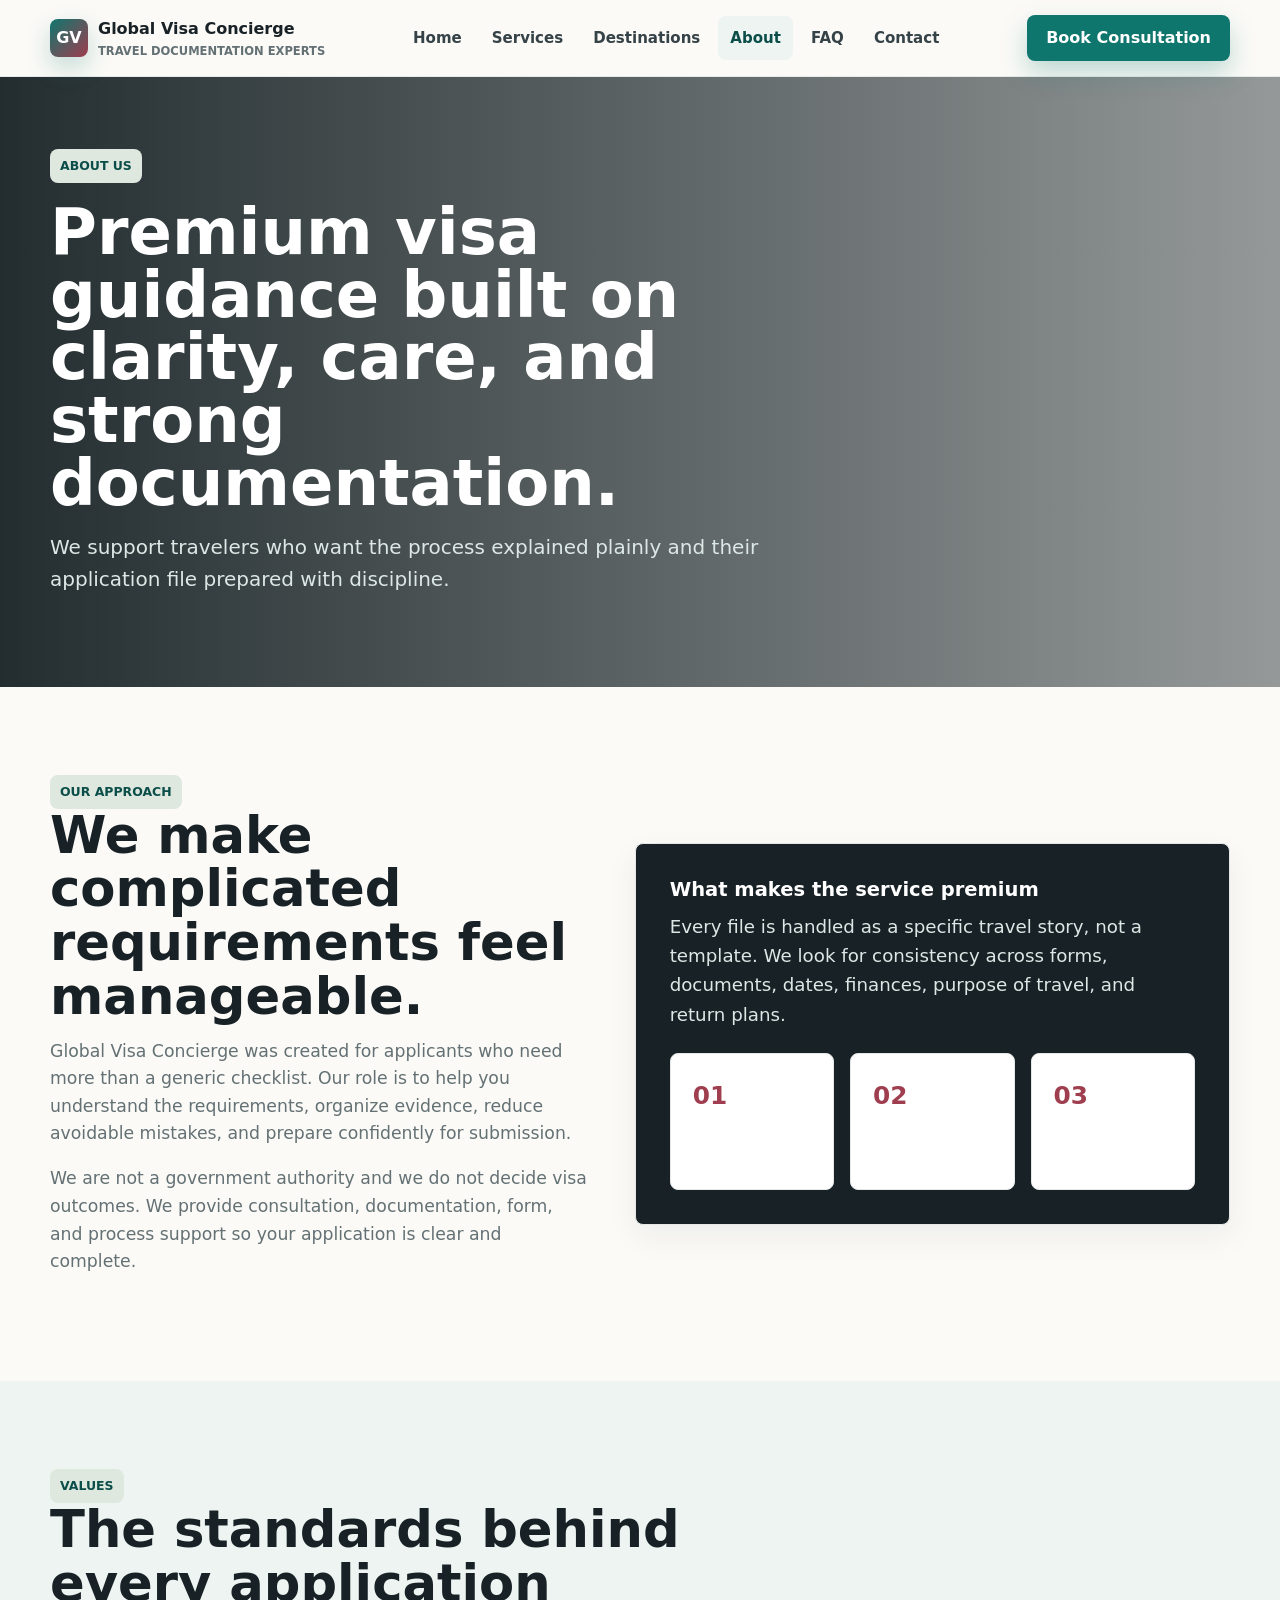
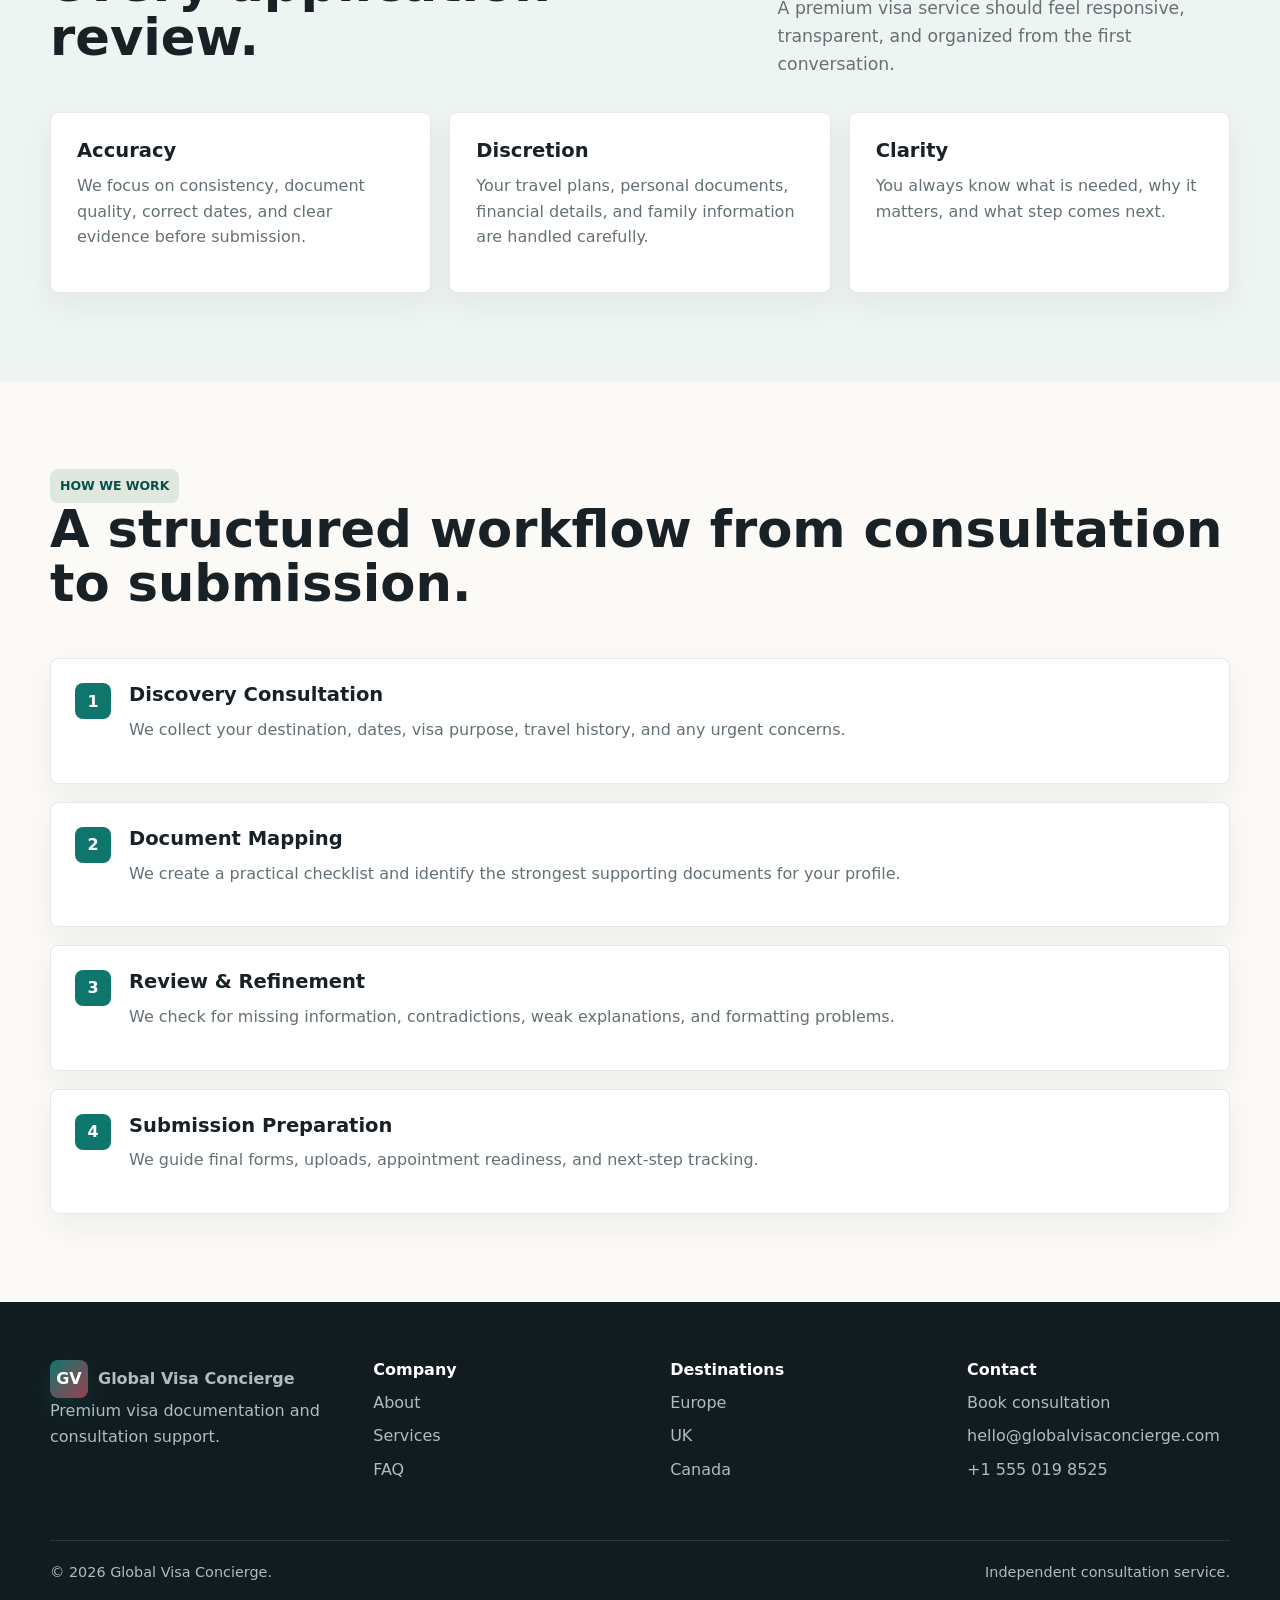
<file: about.html>
<!DOCTYPE html>
<html lang="en">
<head>
  <meta charset="UTF-8">
  <meta name="viewport" content="width=device-width, initial-scale=1.0">
  <meta name="description" content="About Global Visa Concierge and our premium visa support process.">
  <title>About | Global Visa Concierge</title>
  <link rel="stylesheet" href="assets/css/styles.css">
</head>
<body>
  <header class="site-header">
    <div class="container nav">
      <a class="brand" href="index.html"><span class="brand-mark">GV</span><span>Global Visa Concierge<small>Travel documentation experts</small></span></a>
      <nav class="nav-links" data-nav-links aria-label="Primary navigation">
        <a href="index.html">Home</a><a href="services.html">Services</a><a href="destinations.html">Destinations</a><a class="active" href="about.html">About</a><a href="faq.html">FAQ</a><a href="contact.html">Contact</a>
      </nav>
      <div class="nav-actions">
        <a class="btn btn-primary" href="contact.html">Book Consultation</a>
        <button class="menu-button" type="button" aria-label="Open menu" aria-expanded="false" data-menu-button><span></span><span></span><span></span></button>
      </div>
    </div>
  </header>

  <main>
    <section class="page-hero">
      <div class="container">
        <span class="eyebrow">About us</span>
        <h1>Premium visa guidance built on clarity, care, and strong documentation.</h1>
        <p class="lead">We support travelers who want the process explained plainly and their application file prepared with discipline.</p>
      </div>
    </section>

    <section>
      <div class="container split">
        <div>
          <span class="eyebrow">Our approach</span>
          <h2>We make complicated requirements feel manageable.</h2>
          <p class="section-lead">Global Visa Concierge was created for applicants who need more than a generic checklist. Our role is to help you understand the requirements, organize evidence, reduce avoidable mistakes, and prepare confidently for submission.</p>
          <p class="section-lead">We are not a government authority and we do not decide visa outcomes. We provide consultation, documentation, form, and process support so your application is clear and complete.</p>
        </div>
        <aside class="card quote-panel">
          <h3>What makes the service premium</h3>
          <p>Every file is handled as a specific travel story, not a template. We look for consistency across forms, documents, dates, finances, purpose of travel, and return plans.</p>
          <div class="stats-row">
            <div class="stat-box"><strong>01</strong><span>Personal review</span></div>
            <div class="stat-box"><strong>02</strong><span>Tailored checklist</span></div>
            <div class="stat-box"><strong>03</strong><span>Submission prep</span></div>
          </div>
        </aside>
      </div>
    </section>

    <section class="feature-band">
      <div class="container">
        <div class="section-head">
          <div>
            <span class="eyebrow">Values</span>
            <h2>The standards behind every application review.</h2>
          </div>
          <p class="section-lead">A premium visa service should feel responsive, transparent, and organized from the first conversation.</p>
        </div>
        <div class="grid grid-3">
          <article class="card insight-card"><h3>Accuracy</h3><p>We focus on consistency, document quality, correct dates, and clear evidence before submission.</p></article>
          <article class="card insight-card"><h3>Discretion</h3><p>Your travel plans, personal documents, financial details, and family information are handled carefully.</p></article>
          <article class="card insight-card"><h3>Clarity</h3><p>You always know what is needed, why it matters, and what step comes next.</p></article>
        </div>
      </div>
    </section>

    <section>
      <div class="container">
        <div class="section-head">
          <div>
            <span class="eyebrow">How we work</span>
            <h2>A structured workflow from consultation to submission.</h2>
          </div>
        </div>
        <div class="timeline">
          <article class="card timeline-item"><h3>Discovery Consultation</h3><p>We collect your destination, dates, visa purpose, travel history, and any urgent concerns.</p></article>
          <article class="card timeline-item"><h3>Document Mapping</h3><p>We create a practical checklist and identify the strongest supporting documents for your profile.</p></article>
          <article class="card timeline-item"><h3>Review & Refinement</h3><p>We check for missing information, contradictions, weak explanations, and formatting problems.</p></article>
          <article class="card timeline-item"><h3>Submission Preparation</h3><p>We guide final forms, uploads, appointment readiness, and next-step tracking.</p></article>
        </div>
      </div>
    </section>
  </main>

  <footer class="site-footer">
    <div class="container footer-top">
      <div><a class="brand" href="index.html"><span class="brand-mark">GV</span><span>Global Visa Concierge</span></a><p>Premium visa documentation and consultation support.</p></div>
      <div><h3>Company</h3><ul class="footer-links"><li><a href="about.html">About</a></li><li><a href="services.html">Services</a></li><li><a href="faq.html">FAQ</a></li></ul></div>
      <div><h3>Destinations</h3><ul class="footer-links"><li><a href="destinations.html#europe">Europe</a></li><li><a href="destinations.html#uk">UK</a></li><li><a href="destinations.html#canada">Canada</a></li></ul></div>
      <div><h3>Contact</h3><ul class="footer-links"><li><a href="contact.html">Book consultation</a></li><li><a href="mailto:hello@globalvisaconcierge.com">hello@globalvisaconcierge.com</a></li><li><a href="tel:+15550198525">+1 555 019 8525</a></li></ul></div>
    </div>
    <div class="container footer-bottom"><span>&copy; 2026 Global Visa Concierge.</span><span>Independent consultation service.</span></div>
  </footer>
  <script src="assets/js/main.js"></script>
</body>
</html>
</file>
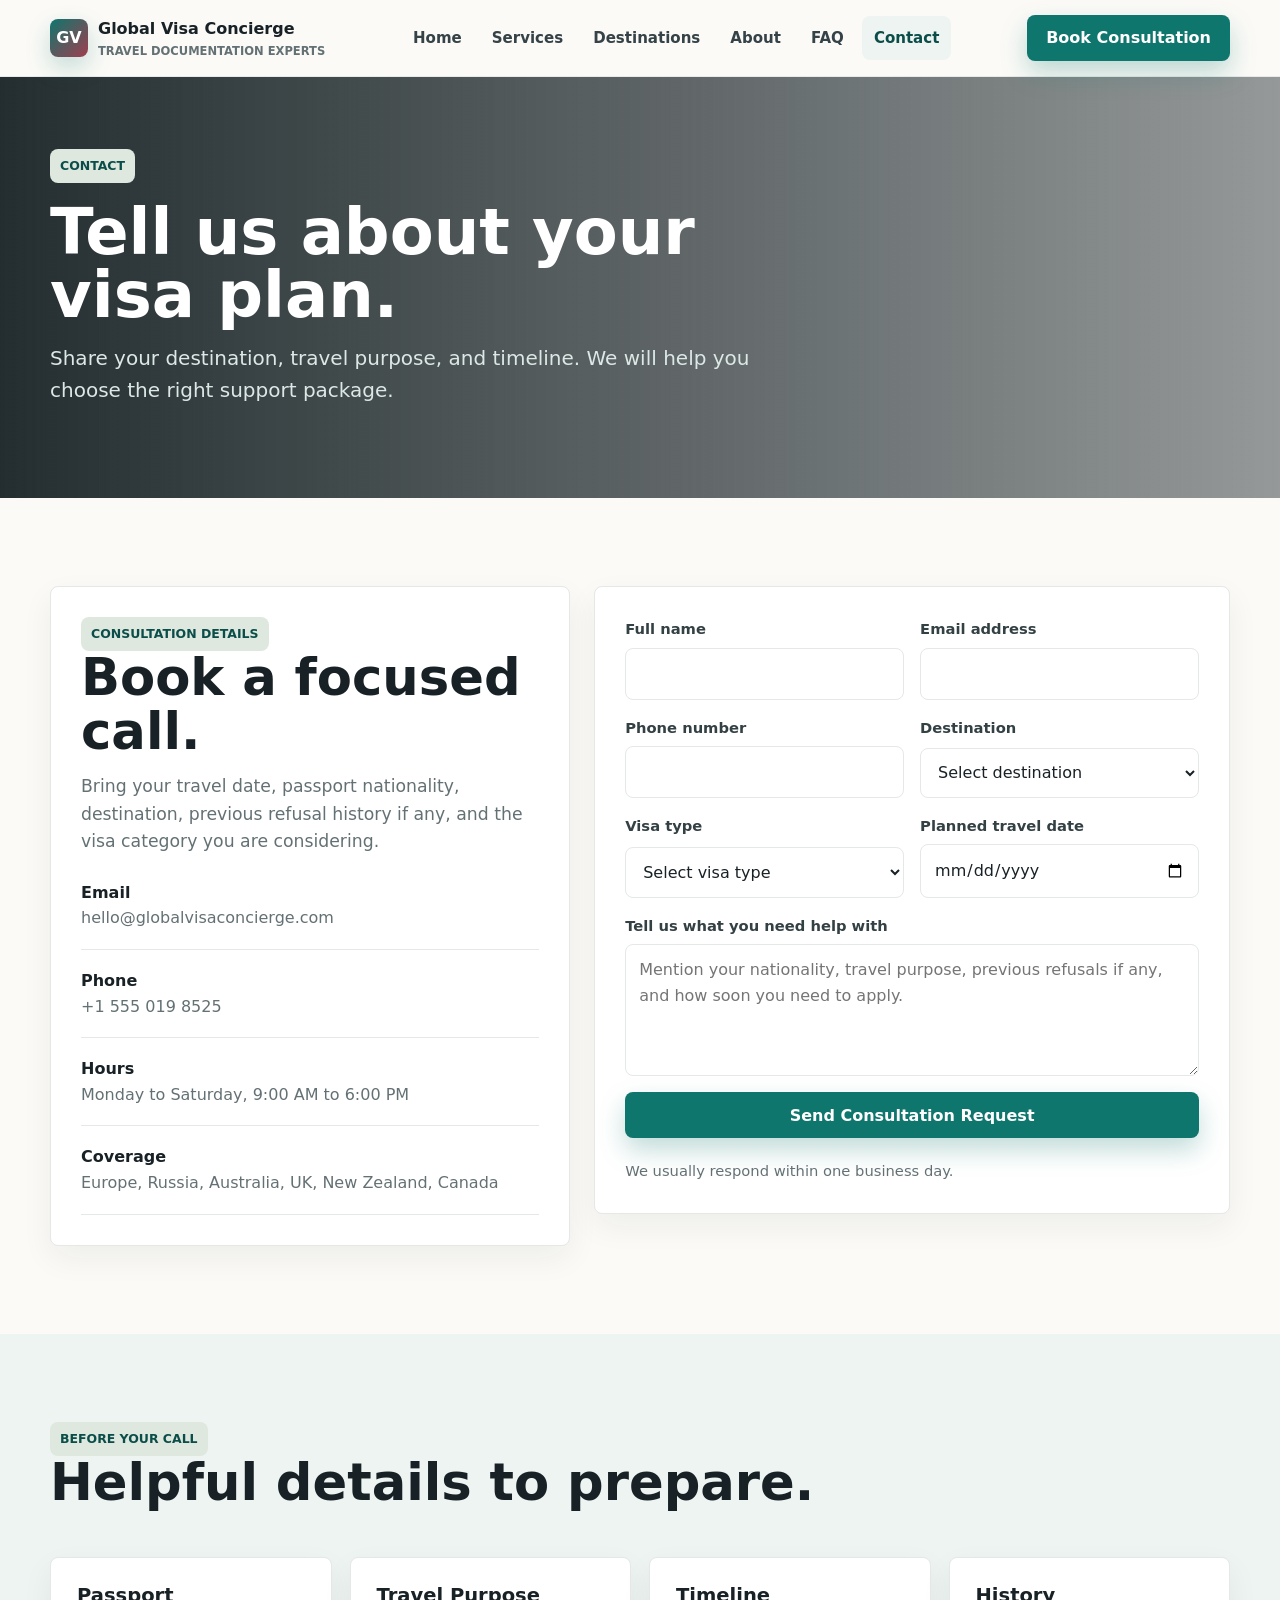
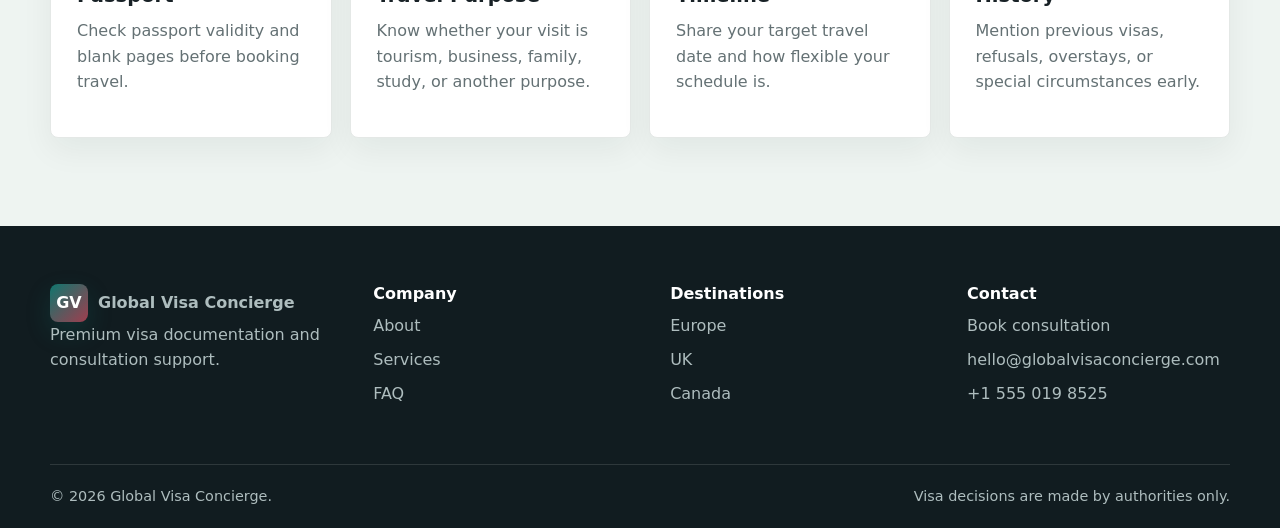
<file: contact.html>
<!DOCTYPE html>
<html lang="en">
<head>
  <meta charset="UTF-8">
  <meta name="viewport" content="width=device-width, initial-scale=1.0">
  <meta name="description" content="Contact Global Visa Concierge for a visa consultation.">
  <title>Contact | Global Visa Concierge</title>
  <link rel="stylesheet" href="assets/css/styles.css">
</head>
<body>
  <header class="site-header">
    <div class="container nav">
      <a class="brand" href="index.html"><span class="brand-mark">GV</span><span>Global Visa Concierge<small>Travel documentation experts</small></span></a>
      <nav class="nav-links" data-nav-links aria-label="Primary navigation">
        <a href="index.html">Home</a><a href="services.html">Services</a><a href="destinations.html">Destinations</a><a href="about.html">About</a><a href="faq.html">FAQ</a><a class="active" href="contact.html">Contact</a>
      </nav>
      <div class="nav-actions">
        <a class="btn btn-primary" href="contact.html">Book Consultation</a>
        <button class="menu-button" type="button" aria-label="Open menu" aria-expanded="false" data-menu-button><span></span><span></span><span></span></button>
      </div>
    </div>
  </header>

  <main>
    <section class="page-hero">
      <div class="container">
        <span class="eyebrow">Contact</span>
        <h1>Tell us about your visa plan.</h1>
        <p class="lead">Share your destination, travel purpose, and timeline. We will help you choose the right support package.</p>
      </div>
    </section>

    <section>
      <div class="container contact-layout">
        <aside class="card contact-info">
          <span class="eyebrow">Consultation details</span>
          <h2>Book a focused call.</h2>
          <p class="section-lead">Bring your travel date, passport nationality, destination, previous refusal history if any, and the visa category you are considering.</p>
          <ul class="contact-list">
            <li><strong>Email</strong><span>hello@globalvisaconcierge.com</span></li>
            <li><strong>Phone</strong><span>+1 555 019 8525</span></li>
            <li><strong>Hours</strong><span>Monday to Saturday, 9:00 AM to 6:00 PM</span></li>
            <li><strong>Coverage</strong><span>Europe, Russia, Australia, UK, New Zealand, Canada</span></li>
          </ul>
        </aside>

        <form class="card form-panel" data-contact-form>
          <div class="form-grid">
            <div class="field">
              <label for="name">Full name</label>
              <input id="name" name="name" type="text" autocomplete="name" required>
            </div>
            <div class="field">
              <label for="email">Email address</label>
              <input id="email" name="email" type="email" autocomplete="email" required>
            </div>
            <div class="field">
              <label for="phone">Phone number</label>
              <input id="phone" name="phone" type="tel" autocomplete="tel">
            </div>
            <div class="field">
              <label for="destination">Destination</label>
              <select id="destination" name="destination" required>
                <option value="">Select destination</option>
                <option>Europe Schengen</option>
                <option>Russia</option>
                <option>Australia</option>
                <option>United Kingdom</option>
                <option>New Zealand</option>
                <option>Canada</option>
              </select>
            </div>
            <div class="field">
              <label for="visa-type">Visa type</label>
              <select id="visa-type" name="visa-type" required>
                <option value="">Select visa type</option>
                <option>Tourist or visitor</option>
                <option>Business</option>
                <option>Family visit</option>
                <option>Study</option>
                <option>Long stay or temporary stay</option>
                <option>Not sure yet</option>
              </select>
            </div>
            <div class="field">
              <label for="travel-date">Planned travel date</label>
              <input id="travel-date" name="travel-date" type="date">
            </div>
            <div class="field full">
              <label for="message">Tell us what you need help with</label>
              <textarea id="message" name="message" placeholder="Mention your nationality, travel purpose, previous refusals if any, and how soon you need to apply."></textarea>
            </div>
            <div class="field full">
              <button class="btn btn-primary" type="submit">Send Consultation Request</button>
              <p class="form-note" data-form-message>We usually respond within one business day.</p>
            </div>
          </div>
        </form>
      </div>
    </section>

    <section class="feature-band">
      <div class="container">
        <div class="section-head">
          <div>
            <span class="eyebrow">Before your call</span>
            <h2>Helpful details to prepare.</h2>
          </div>
        </div>
        <div class="grid grid-4">
          <article class="card insight-card"><h3>Passport</h3><p>Check passport validity and blank pages before booking travel.</p></article>
          <article class="card insight-card"><h3>Travel Purpose</h3><p>Know whether your visit is tourism, business, family, study, or another purpose.</p></article>
          <article class="card insight-card"><h3>Timeline</h3><p>Share your target travel date and how flexible your schedule is.</p></article>
          <article class="card insight-card"><h3>History</h3><p>Mention previous visas, refusals, overstays, or special circumstances early.</p></article>
        </div>
      </div>
    </section>
  </main>

  <footer class="site-footer">
    <div class="container footer-top">
      <div><a class="brand" href="index.html"><span class="brand-mark">GV</span><span>Global Visa Concierge</span></a><p>Premium visa documentation and consultation support.</p></div>
      <div><h3>Company</h3><ul class="footer-links"><li><a href="about.html">About</a></li><li><a href="services.html">Services</a></li><li><a href="faq.html">FAQ</a></li></ul></div>
      <div><h3>Destinations</h3><ul class="footer-links"><li><a href="destinations.html#europe">Europe</a></li><li><a href="destinations.html#uk">UK</a></li><li><a href="destinations.html#canada">Canada</a></li></ul></div>
      <div><h3>Contact</h3><ul class="footer-links"><li><a href="contact.html">Book consultation</a></li><li><a href="mailto:hello@globalvisaconcierge.com">hello@globalvisaconcierge.com</a></li><li><a href="tel:+15550198525">+1 555 019 8525</a></li></ul></div>
    </div>
    <div class="container footer-bottom"><span>&copy; 2026 Global Visa Concierge.</span><span>Visa decisions are made by authorities only.</span></div>
  </footer>
  <script src="assets/js/main.js"></script>
</body>
</html>
</file>
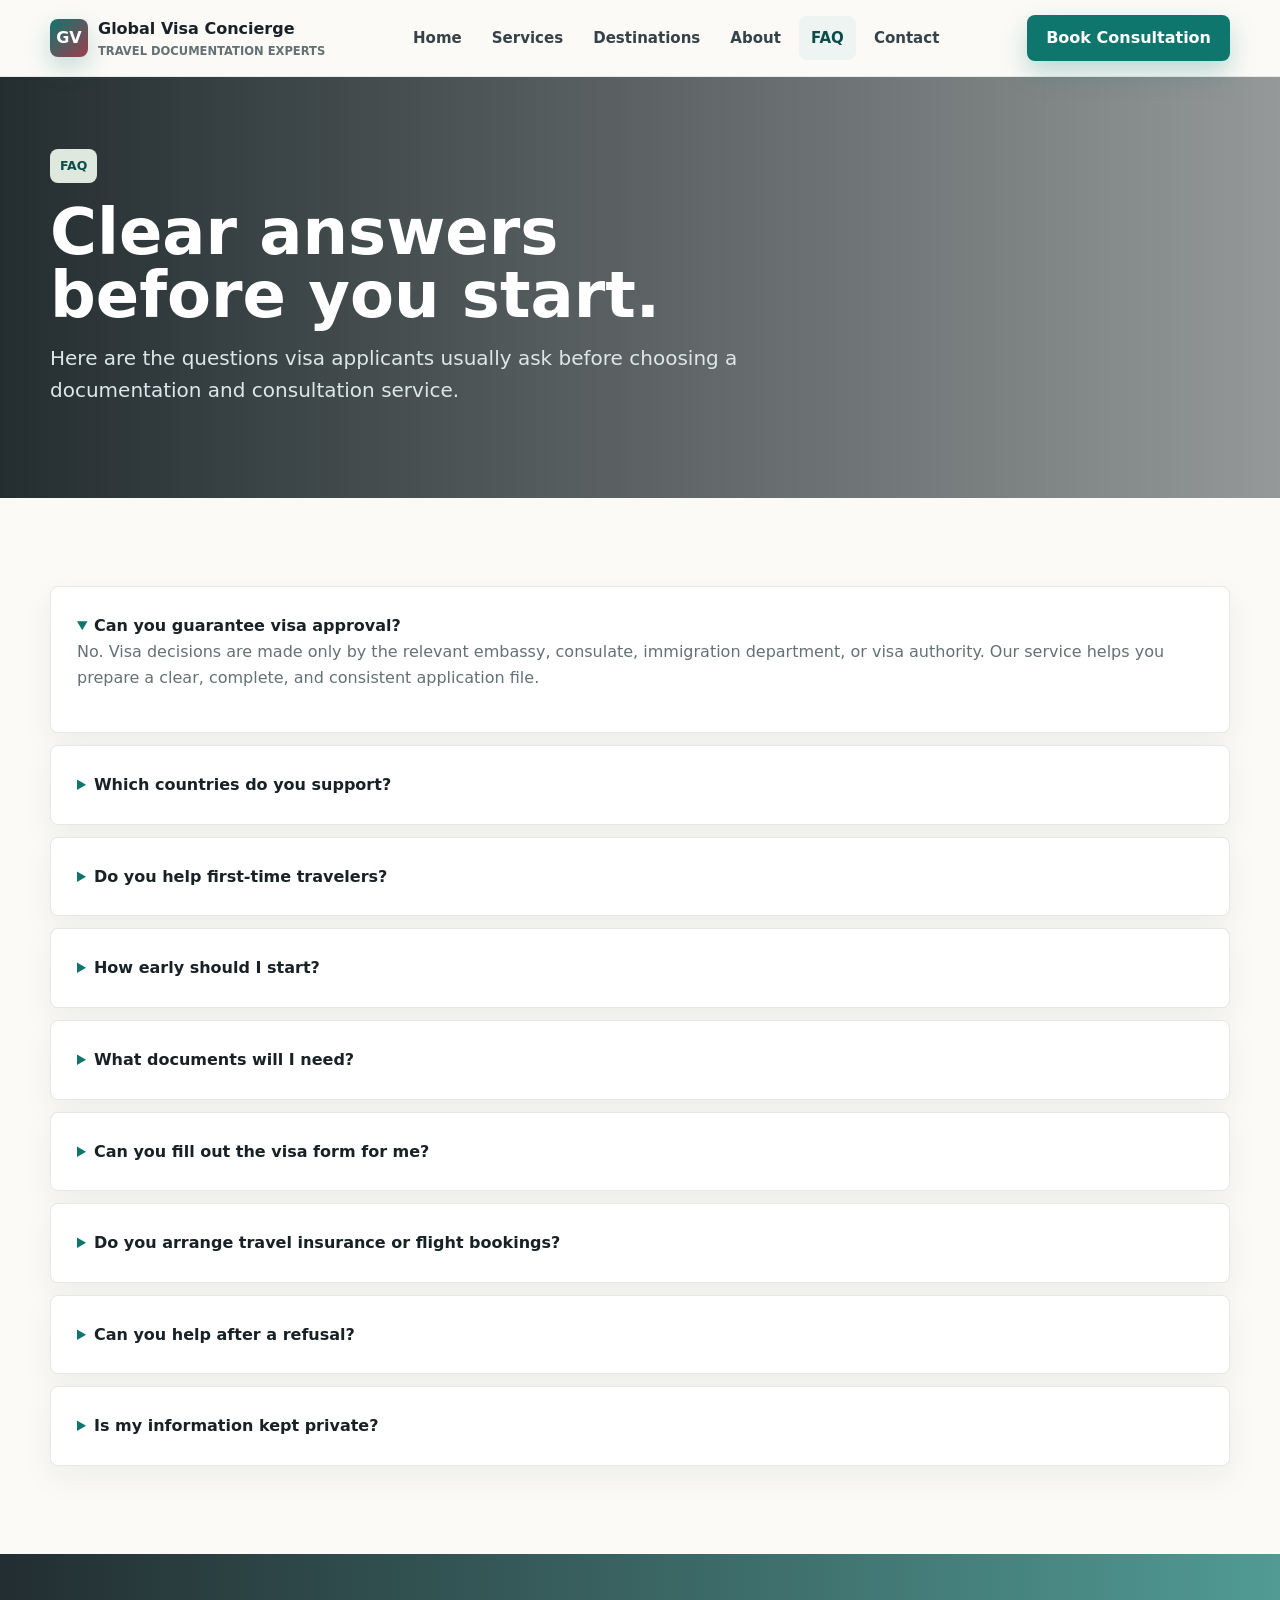
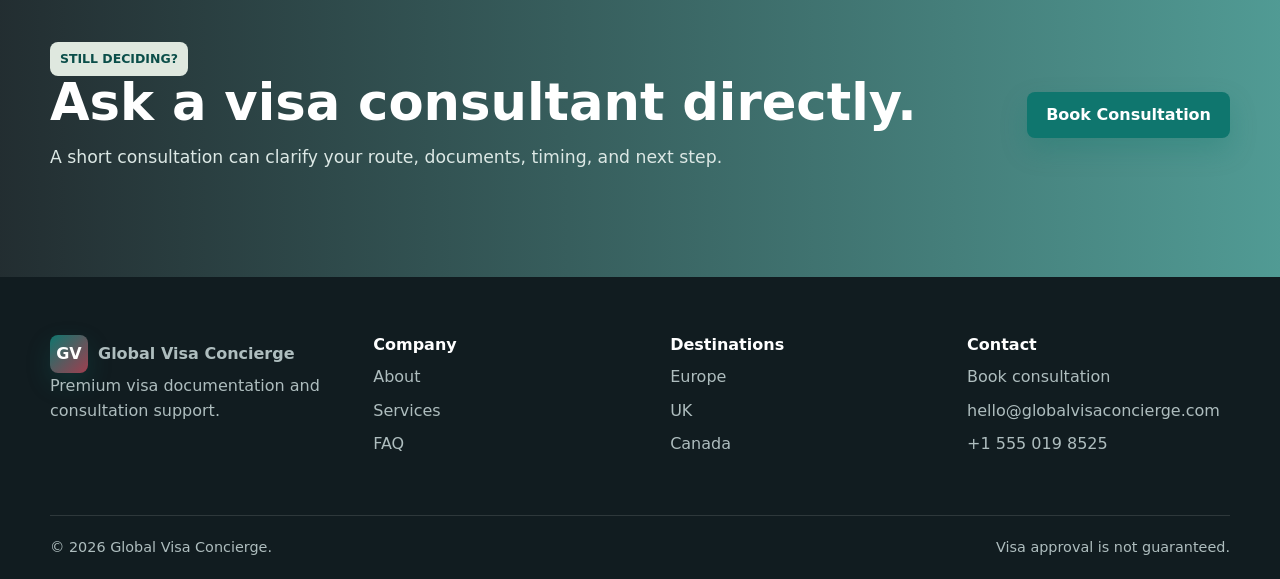
<file: faq.html>
<!DOCTYPE html>
<html lang="en">
<head>
  <meta charset="UTF-8">
  <meta name="viewport" content="width=device-width, initial-scale=1.0">
  <meta name="description" content="Frequently asked questions about visa services and documentation support.">
  <title>FAQ | Global Visa Concierge</title>
  <link rel="stylesheet" href="assets/css/styles.css">
</head>
<body>
  <header class="site-header">
    <div class="container nav">
      <a class="brand" href="index.html"><span class="brand-mark">GV</span><span>Global Visa Concierge<small>Travel documentation experts</small></span></a>
      <nav class="nav-links" data-nav-links aria-label="Primary navigation">
        <a href="index.html">Home</a><a href="services.html">Services</a><a href="destinations.html">Destinations</a><a href="about.html">About</a><a class="active" href="faq.html">FAQ</a><a href="contact.html">Contact</a>
      </nav>
      <div class="nav-actions">
        <a class="btn btn-primary" href="contact.html">Book Consultation</a>
        <button class="menu-button" type="button" aria-label="Open menu" aria-expanded="false" data-menu-button><span></span><span></span><span></span></button>
      </div>
    </div>
  </header>

  <main>
    <section class="page-hero">
      <div class="container">
        <span class="eyebrow">FAQ</span>
        <h1>Clear answers before you start.</h1>
        <p class="lead">Here are the questions visa applicants usually ask before choosing a documentation and consultation service.</p>
      </div>
    </section>

    <section>
      <div class="container">
        <div class="faq-list">
          <details class="card faq-card" open>
            <summary>Can you guarantee visa approval?</summary>
            <p>No. Visa decisions are made only by the relevant embassy, consulate, immigration department, or visa authority. Our service helps you prepare a clear, complete, and consistent application file.</p>
          </details>
          <details class="card faq-card">
            <summary>Which countries do you support?</summary>
            <p>We support visa preparation for Europe Schengen destinations, Russia, Australia, the United Kingdom, New Zealand, and Canada.</p>
          </details>
          <details class="card faq-card">
            <summary>Do you help first-time travelers?</summary>
            <p>Yes. First-time applicants often need extra help with travel purpose, financial proof, itinerary, employment documents, and home-ties evidence.</p>
          </details>
          <details class="card faq-card">
            <summary>How early should I start?</summary>
            <p>Start as early as possible, especially for destinations with appointment availability issues or peak travel seasons. We can also help with urgent document readiness where timelines allow.</p>
          </details>
          <details class="card faq-card">
            <summary>What documents will I need?</summary>
            <p>Documents depend on your destination, visa type, employment status, travel purpose, sponsorship, and personal history. After consultation, we prepare a customized checklist.</p>
          </details>
          <details class="card faq-card">
            <summary>Can you fill out the visa form for me?</summary>
            <p>We provide form preparation support and consistency checks using the information you provide. You remain responsible for the truth and accuracy of all submitted information.</p>
          </details>
          <details class="card faq-card">
            <summary>Do you arrange travel insurance or flight bookings?</summary>
            <p>We can guide what proof is commonly required and review documents you arrange. Any third-party booking or insurance purchase should be selected carefully based on your destination rules.</p>
          </details>
          <details class="card faq-card">
            <summary>Can you help after a refusal?</summary>
            <p>Yes. We can review the refusal reason, identify weak areas, and help plan a stronger reapplication where appropriate.</p>
          </details>
          <details class="card faq-card">
            <summary>Is my information kept private?</summary>
            <p>Yes. Visa applications involve sensitive personal, financial, and family details, so privacy and careful document handling are core to the service.</p>
          </details>
        </div>
      </div>
    </section>

    <section class="cta">
      <div class="container cta-inner">
        <div>
          <span class="eyebrow">Still deciding?</span>
          <h2>Ask a visa consultant directly.</h2>
          <p class="section-lead">A short consultation can clarify your route, documents, timing, and next step.</p>
        </div>
        <a class="btn btn-primary" href="contact.html">Book Consultation</a>
      </div>
    </section>
  </main>

  <footer class="site-footer">
    <div class="container footer-top">
      <div><a class="brand" href="index.html"><span class="brand-mark">GV</span><span>Global Visa Concierge</span></a><p>Premium visa documentation and consultation support.</p></div>
      <div><h3>Company</h3><ul class="footer-links"><li><a href="about.html">About</a></li><li><a href="services.html">Services</a></li><li><a href="faq.html">FAQ</a></li></ul></div>
      <div><h3>Destinations</h3><ul class="footer-links"><li><a href="destinations.html#europe">Europe</a></li><li><a href="destinations.html#uk">UK</a></li><li><a href="destinations.html#canada">Canada</a></li></ul></div>
      <div><h3>Contact</h3><ul class="footer-links"><li><a href="contact.html">Book consultation</a></li><li><a href="mailto:hello@globalvisaconcierge.com">hello@globalvisaconcierge.com</a></li><li><a href="tel:+15550198525">+1 555 019 8525</a></li></ul></div>
    </div>
    <div class="container footer-bottom"><span>&copy; 2026 Global Visa Concierge.</span><span>Visa approval is not guaranteed.</span></div>
  </footer>
  <script src="assets/js/main.js"></script>
</body>
</html>
</file>
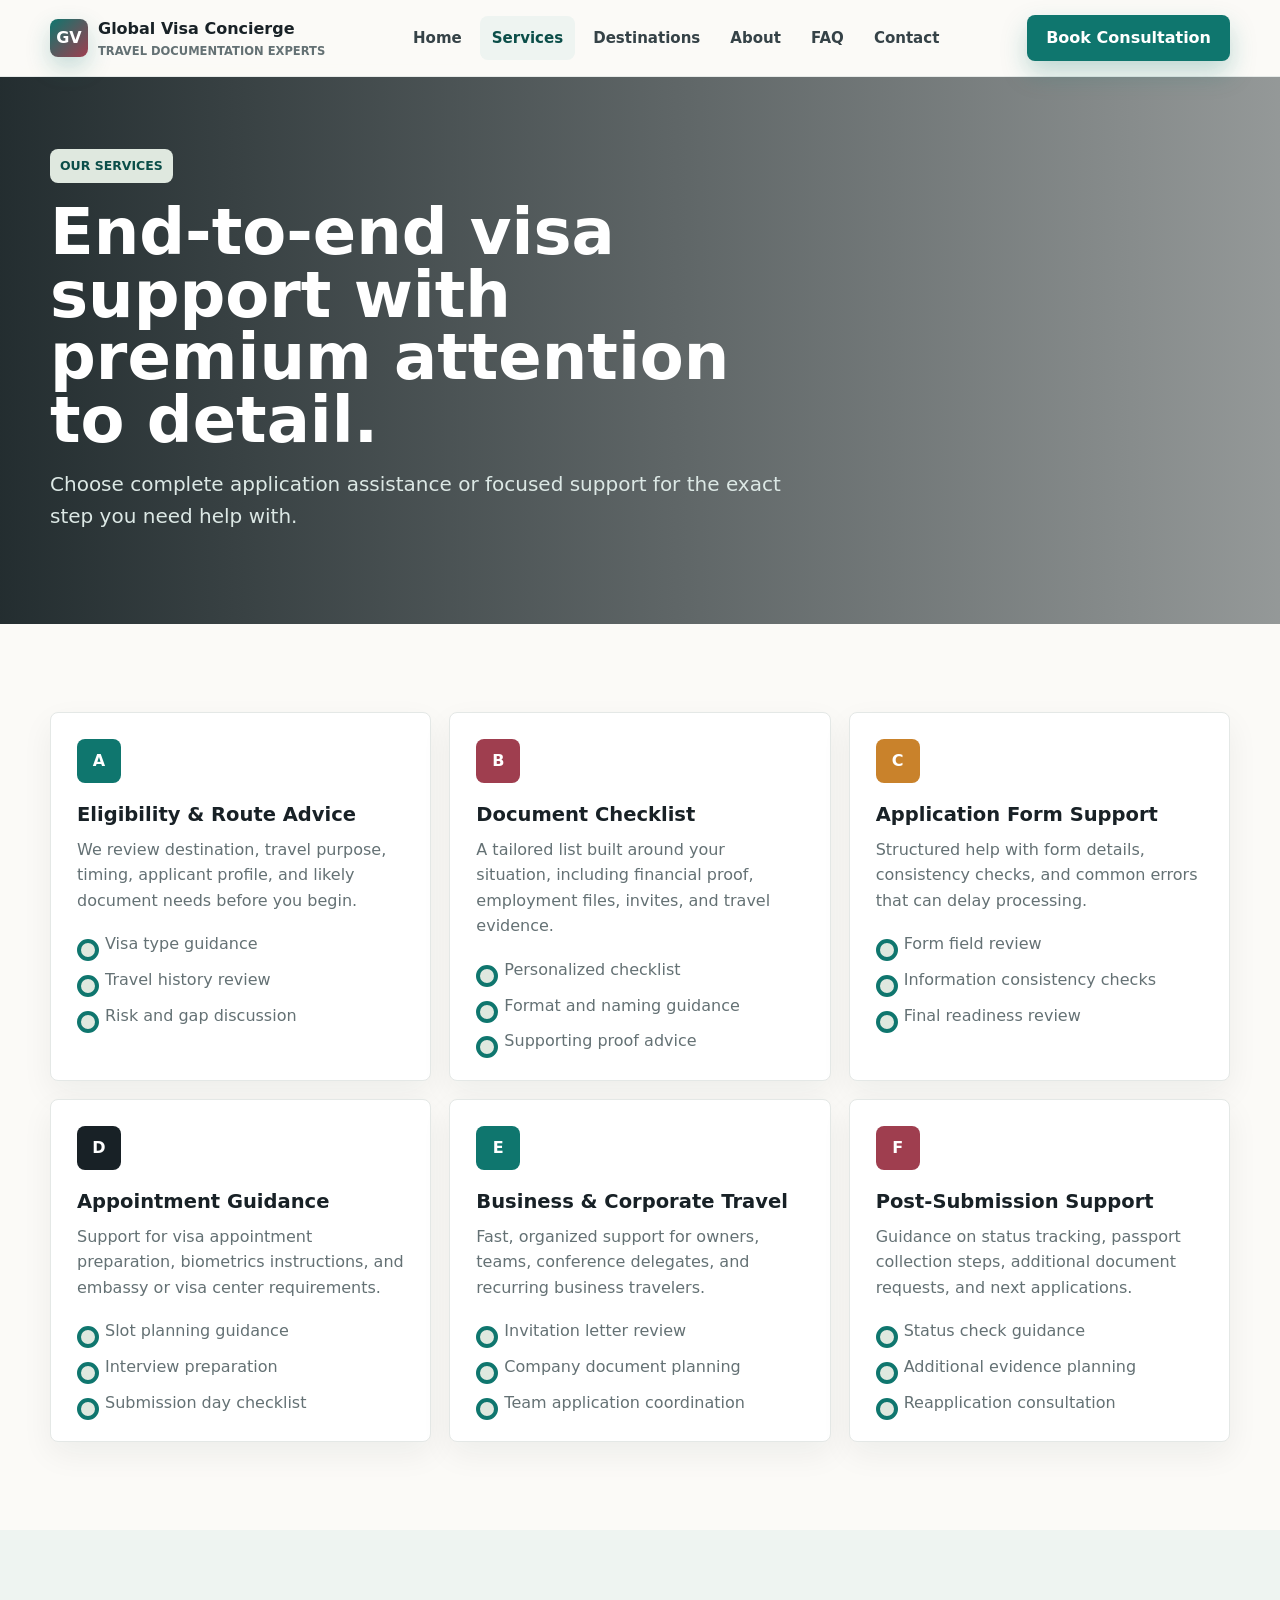
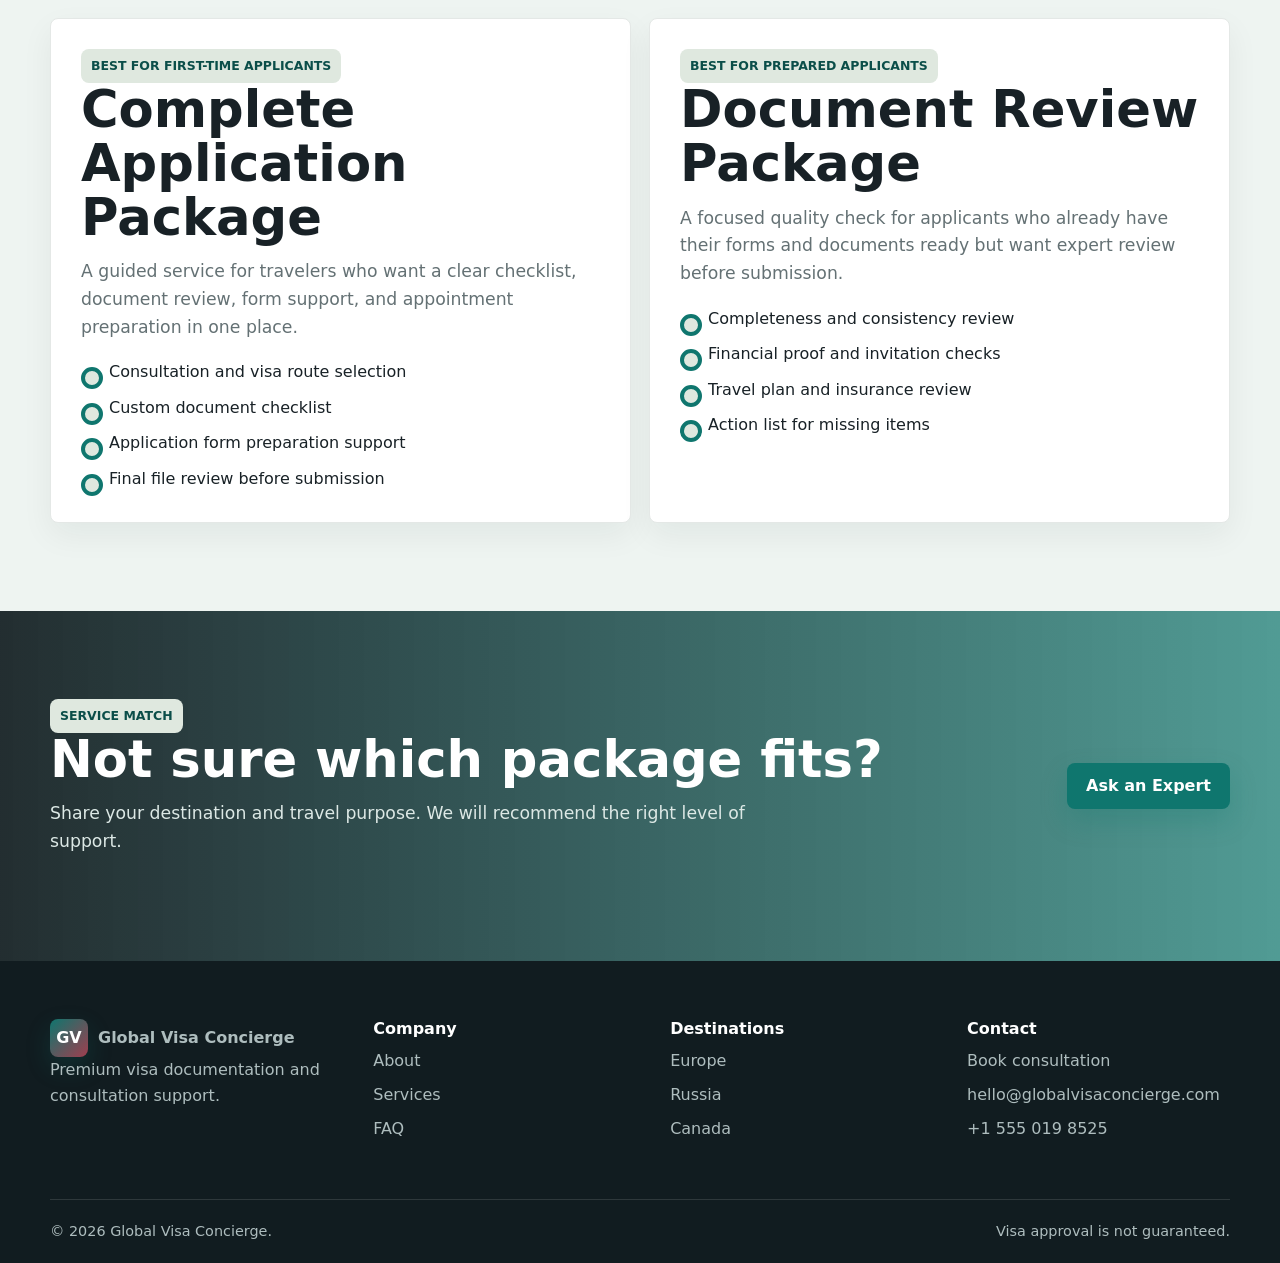
<file: services.html>
<!DOCTYPE html>
<html lang="en">
<head>
  <meta charset="UTF-8">
  <meta name="viewport" content="width=device-width, initial-scale=1.0">
  <meta name="description" content="Visa consultation, document review, appointment guidance, and travel support services.">
  <title>Services | Global Visa Concierge</title>
  <link rel="stylesheet" href="assets/css/styles.css">
</head>
<body>
  <header class="site-header">
    <div class="container nav">
      <a class="brand" href="index.html"><span class="brand-mark">GV</span><span>Global Visa Concierge<small>Travel documentation experts</small></span></a>
      <nav class="nav-links" data-nav-links aria-label="Primary navigation">
        <a href="index.html">Home</a><a class="active" href="services.html">Services</a><a href="destinations.html">Destinations</a><a href="about.html">About</a><a href="faq.html">FAQ</a><a href="contact.html">Contact</a>
      </nav>
      <div class="nav-actions">
        <a class="btn btn-primary" href="contact.html">Book Consultation</a>
        <button class="menu-button" type="button" aria-label="Open menu" aria-expanded="false" data-menu-button><span></span><span></span><span></span></button>
      </div>
    </div>
  </header>

  <main>
    <section class="page-hero">
      <div class="container">
        <span class="eyebrow">Our services</span>
        <h1>End-to-end visa support with premium attention to detail.</h1>
        <p class="lead">Choose complete application assistance or focused support for the exact step you need help with.</p>
      </div>
    </section>

    <section>
      <div class="container">
        <div class="grid grid-3">
          <article class="card service-card">
            <span class="icon">A</span>
            <h3>Eligibility & Route Advice</h3>
            <p>We review destination, travel purpose, timing, applicant profile, and likely document needs before you begin.</p>
            <ul class="check-list">
              <li>Visa type guidance</li>
              <li>Travel history review</li>
              <li>Risk and gap discussion</li>
            </ul>
          </article>
          <article class="card service-card">
            <span class="icon rose">B</span>
            <h3>Document Checklist</h3>
            <p>A tailored list built around your situation, including financial proof, employment files, invites, and travel evidence.</p>
            <ul class="check-list">
              <li>Personalized checklist</li>
              <li>Format and naming guidance</li>
              <li>Supporting proof advice</li>
            </ul>
          </article>
          <article class="card service-card">
            <span class="icon amber">C</span>
            <h3>Application Form Support</h3>
            <p>Structured help with form details, consistency checks, and common errors that can delay processing.</p>
            <ul class="check-list">
              <li>Form field review</li>
              <li>Information consistency checks</li>
              <li>Final readiness review</li>
            </ul>
          </article>
          <article class="card service-card">
            <span class="icon dark">D</span>
            <h3>Appointment Guidance</h3>
            <p>Support for visa appointment preparation, biometrics instructions, and embassy or visa center requirements.</p>
            <ul class="check-list">
              <li>Slot planning guidance</li>
              <li>Interview preparation</li>
              <li>Submission day checklist</li>
            </ul>
          </article>
          <article class="card service-card">
            <span class="icon">E</span>
            <h3>Business & Corporate Travel</h3>
            <p>Fast, organized support for owners, teams, conference delegates, and recurring business travelers.</p>
            <ul class="check-list">
              <li>Invitation letter review</li>
              <li>Company document planning</li>
              <li>Team application coordination</li>
            </ul>
          </article>
          <article class="card service-card">
            <span class="icon rose">F</span>
            <h3>Post-Submission Support</h3>
            <p>Guidance on status tracking, passport collection steps, additional document requests, and next applications.</p>
            <ul class="check-list">
              <li>Status check guidance</li>
              <li>Additional evidence planning</li>
              <li>Reapplication consultation</li>
            </ul>
          </article>
        </div>
      </div>
    </section>

    <section class="feature-band">
      <div class="container service-detail">
        <article class="card detail-panel">
          <span class="eyebrow">Best for first-time applicants</span>
          <h2>Complete Application Package</h2>
          <p class="section-lead">A guided service for travelers who want a clear checklist, document review, form support, and appointment preparation in one place.</p>
          <ul class="check-list">
            <li>Consultation and visa route selection</li>
            <li>Custom document checklist</li>
            <li>Application form preparation support</li>
            <li>Final file review before submission</li>
          </ul>
        </article>
        <article class="card detail-panel">
          <span class="eyebrow">Best for prepared applicants</span>
          <h2>Document Review Package</h2>
          <p class="section-lead">A focused quality check for applicants who already have their forms and documents ready but want expert review before submission.</p>
          <ul class="check-list">
            <li>Completeness and consistency review</li>
            <li>Financial proof and invitation checks</li>
            <li>Travel plan and insurance review</li>
            <li>Action list for missing items</li>
          </ul>
        </article>
      </div>
    </section>

    <section class="cta">
      <div class="container cta-inner">
        <div>
          <span class="eyebrow">Service match</span>
          <h2>Not sure which package fits?</h2>
          <p class="section-lead">Share your destination and travel purpose. We will recommend the right level of support.</p>
        </div>
        <a class="btn btn-primary" href="contact.html">Ask an Expert</a>
      </div>
    </section>
  </main>

  <footer class="site-footer">
    <div class="container footer-top">
      <div><a class="brand" href="index.html"><span class="brand-mark">GV</span><span>Global Visa Concierge</span></a><p>Premium visa documentation and consultation support.</p></div>
      <div><h3>Company</h3><ul class="footer-links"><li><a href="about.html">About</a></li><li><a href="services.html">Services</a></li><li><a href="faq.html">FAQ</a></li></ul></div>
      <div><h3>Destinations</h3><ul class="footer-links"><li><a href="destinations.html#europe">Europe</a></li><li><a href="destinations.html#russia">Russia</a></li><li><a href="destinations.html#canada">Canada</a></li></ul></div>
      <div><h3>Contact</h3><ul class="footer-links"><li><a href="contact.html">Book consultation</a></li><li><a href="mailto:hello@globalvisaconcierge.com">hello@globalvisaconcierge.com</a></li><li><a href="tel:+15550198525">+1 555 019 8525</a></li></ul></div>
    </div>
    <div class="container footer-bottom"><span>&copy; 2026 Global Visa Concierge.</span><span>Visa approval is not guaranteed.</span></div>
  </footer>
  <script src="assets/js/main.js"></script>
</body>
</html>
</file>
<file: assets/css/styles.css>
:root {
  --ink: #182126;
  --muted: #647174;
  --paper: #fbfaf7;
  --panel: #ffffff;
  --line: #e4e8e6;
  --teal: #0f766e;
  --teal-dark: #0b4e49;
  --amber: #c9822b;
  --rose: #9f3e4f;
  --sage: #dfe8df;
  --mist: #eef4f1;
  --shadow: 0 18px 50px rgba(24, 33, 38, 0.12);
  --shadow-deep: 0 26px 70px rgba(24, 33, 38, 0.18);
  --radius: 8px;
  --max: 1180px;
}

* {
  box-sizing: border-box;
}

html {
  scroll-behavior: smooth;
}

body {
  margin: 0;
  font-family: Inter, ui-sans-serif, system-ui, -apple-system, BlinkMacSystemFont, "Segoe UI", sans-serif;
  color: var(--ink);
  background: var(--paper);
  line-height: 1.6;
}

img {
  display: block;
  max-width: 100%;
}

a {
  color: inherit;
  text-decoration: none;
}

button,
input,
select,
textarea {
  font: inherit;
}

.container {
  width: min(100% - 32px, var(--max));
  margin-inline: auto;
}

.site-header {
  position: sticky;
  top: 0;
  z-index: 20;
  background: rgba(251, 250, 247, 0.92);
  border-bottom: 1px solid rgba(228, 232, 230, 0.86);
  backdrop-filter: blur(18px);
}

.nav {
  min-height: 76px;
  display: flex;
  align-items: center;
  justify-content: space-between;
  gap: 22px;
}

.brand {
  display: inline-flex;
  align-items: center;
  gap: 10px;
  font-weight: 800;
  letter-spacing: 0;
}

.brand-mark {
  width: 38px;
  height: 38px;
  display: grid;
  place-items: center;
  color: #fff;
  background: linear-gradient(135deg, var(--teal), var(--rose));
  border-radius: 8px;
  box-shadow: 0 10px 24px rgba(15, 118, 110, 0.24);
}

.brand small {
  display: block;
  color: var(--muted);
  font-size: 0.72rem;
  font-weight: 700;
  text-transform: uppercase;
}

.nav-links {
  display: flex;
  align-items: center;
  gap: 6px;
}

.nav-links a {
  color: #354247;
  padding: 10px 12px;
  border-radius: 8px;
  font-weight: 700;
  font-size: 0.94rem;
}

.nav-links a:hover,
.nav-links a.active {
  background: var(--mist);
  color: var(--teal-dark);
}

.nav-actions {
  display: flex;
  align-items: center;
  gap: 10px;
}

.menu-button {
  display: none;
  width: 44px;
  height: 44px;
  border: 1px solid var(--line);
  background: var(--panel);
  border-radius: 8px;
  color: var(--ink);
  cursor: pointer;
}

.menu-button span {
  display: block;
  width: 18px;
  height: 2px;
  margin: 4px auto;
  background: currentColor;
}

.btn {
  display: inline-flex;
  align-items: center;
  justify-content: center;
  min-height: 46px;
  padding: 0 18px;
  border: 1px solid transparent;
  border-radius: 8px;
  font-weight: 800;
  cursor: pointer;
  transition: transform 0.18s ease, box-shadow 0.18s ease, background 0.18s ease;
}

.btn:hover {
  transform: translateY(-1px);
}

.btn-primary {
  color: #fff;
  background: var(--teal);
  box-shadow: 0 12px 26px rgba(15, 118, 110, 0.26);
}

.btn-primary:hover {
  background: var(--teal-dark);
}

.btn-secondary {
  color: var(--teal-dark);
  background: #fff;
  border-color: var(--line);
}

.btn-ghost {
  color: var(--ink);
  background: transparent;
  border-color: rgba(255, 255, 255, 0.44);
}

.hero {
  position: relative;
  min-height: calc(100vh - 76px);
  display: grid;
  align-items: center;
  overflow: hidden;
  background:
    linear-gradient(90deg, rgba(17, 28, 31, 0.9), rgba(17, 28, 31, 0.52) 52%, rgba(17, 28, 31, 0.12)),
    url("https://images.unsplash.com/photo-1500835556837-99ac94a94552?auto=format&fit=crop&w=1800&q=80") center/cover;
  color: #fff;
}

.hero::before {
  content: "";
  position: absolute;
  inset: 0;
  background:
    radial-gradient(circle at 20% 22%, rgba(255, 255, 255, 0.14), transparent 24%),
    linear-gradient(180deg, transparent 0%, rgba(15, 118, 110, 0.2) 100%);
  pointer-events: none;
}

.hero::after {
  content: "";
  position: absolute;
  left: 0;
  right: 0;
  bottom: 0;
  height: 120px;
  background: linear-gradient(0deg, var(--paper), transparent);
}

.hero-content {
  position: relative;
  z-index: 1;
  width: min(720px, 100%);
  padding: 72px 0 150px;
}

.eyebrow {
  display: inline-flex;
  align-items: center;
  gap: 8px;
  color: var(--teal-dark);
  background: var(--sage);
  border-radius: 8px;
  padding: 7px 10px;
  font-size: 0.78rem;
  font-weight: 900;
  text-transform: uppercase;
}

.hero .eyebrow {
  color: #fff;
  background: rgba(255, 255, 255, 0.14);
  border: 1px solid rgba(255, 255, 255, 0.22);
}

h1,
h2,
h3,
p {
  margin-top: 0;
}

h1 {
  max-width: 760px;
  margin: 18px 0 22px;
  font-size: clamp(2.45rem, 6vw, 5.7rem);
  line-height: 0.98;
  letter-spacing: 0;
}

h2 {
  margin-bottom: 14px;
  font-size: clamp(2rem, 4vw, 3.35rem);
  line-height: 1.05;
  letter-spacing: 0;
}

h3 {
  margin-bottom: 10px;
  font-size: 1.22rem;
  line-height: 1.22;
  letter-spacing: 0;
}

.lead {
  max-width: 690px;
  color: #dce8e5;
  font-size: clamp(1.05rem, 2vw, 1.25rem);
}

.section-lead {
  max-width: 720px;
  color: var(--muted);
  font-size: 1.08rem;
}

.hero-actions {
  display: flex;
  flex-wrap: wrap;
  gap: 12px;
  margin-top: 30px;
}

.trust-strip {
  position: relative;
  z-index: 2;
  margin-top: -78px;
}

.trust-grid {
  display: grid;
  grid-template-columns: repeat(4, 1fr);
  gap: 1px;
  overflow: hidden;
  background: var(--line);
  border: 1px solid var(--line);
  border-radius: var(--radius);
  box-shadow: var(--shadow);
}

.trust-item {
  min-height: 122px;
  padding: 24px;
  background: var(--panel);
}

.trust-item strong {
  display: block;
  color: var(--teal-dark);
  font-size: 1.5rem;
  line-height: 1;
}

.trust-item span {
  color: var(--muted);
  font-weight: 700;
  font-size: 0.92rem;
}

.guarantee-banner {
  padding: 70px 0 0;
}

.guarantee-card {
  position: relative;
  display: grid;
  grid-template-columns: 1fr auto;
  gap: 28px;
  align-items: center;
  overflow: hidden;
  padding: 34px;
  color: #fff;
  background:
    linear-gradient(120deg, rgba(24, 33, 38, 0.96), rgba(15, 118, 110, 0.9)),
    url("https://images.unsplash.com/photo-1450101499163-c8848c66ca85?auto=format&fit=crop&w=1400&q=80") center/cover;
  border-radius: var(--radius);
  box-shadow: var(--shadow-deep);
}

.guarantee-card::after {
  content: "";
  position: absolute;
  inset: 0;
  background: linear-gradient(90deg, transparent 48%, rgba(255, 255, 255, 0.12));
  pointer-events: none;
}

.guarantee-card > * {
  position: relative;
  z-index: 1;
}

.guarantee-card .section-lead {
  margin-bottom: 0;
  color: #dce8e5;
}

.guarantee-card .eyebrow {
  color: #fff;
  background: rgba(255, 255, 255, 0.14);
  border: 1px solid rgba(255, 255, 255, 0.22);
}

.guarantee-badge {
  width: 180px;
  aspect-ratio: 1;
  display: grid;
  place-items: center;
  align-content: center;
  gap: 8px;
  padding: 22px;
  color: var(--ink);
  text-align: center;
  background: #fff;
  border: 1px solid rgba(255, 255, 255, 0.55);
  border-radius: 50%;
  box-shadow: 0 20px 50px rgba(0, 0, 0, 0.22);
}

.guarantee-badge strong {
  display: block;
  color: var(--rose);
  font-size: 2.65rem;
  line-height: 0.9;
}

.guarantee-badge span {
  max-width: 110px;
  color: var(--teal-dark);
  font-size: 0.82rem;
  font-weight: 900;
  line-height: 1.15;
  text-transform: uppercase;
}

.guarantee-note {
  grid-column: 1 / -1;
  margin: -8px 0 0;
  color: rgba(255, 255, 255, 0.72);
  font-size: 0.9rem;
}

section {
  padding: 88px 0;
}

.section-head {
  display: flex;
  align-items: end;
  justify-content: space-between;
  gap: 28px;
  margin-bottom: 34px;
}

.section-head .section-lead {
  margin-bottom: 0;
}

.grid {
  display: grid;
  gap: 18px;
}

.grid-2 {
  grid-template-columns: repeat(2, minmax(0, 1fr));
}

.grid-3 {
  grid-template-columns: repeat(3, minmax(0, 1fr));
}

.grid-4 {
  grid-template-columns: repeat(4, minmax(0, 1fr));
}

.card {
  background: var(--panel);
  border: 1px solid var(--line);
  border-radius: var(--radius);
  box-shadow: 0 12px 32px rgba(24, 33, 38, 0.06);
  transition: transform 0.22s ease, box-shadow 0.22s ease, border-color 0.22s ease;
}

.card:hover {
  transform: translateY(-4px);
  border-color: rgba(15, 118, 110, 0.22);
  box-shadow: var(--shadow);
}

.service-card,
.destination-card,
.insight-card,
.faq-card {
  padding: 26px;
}

.icon {
  width: 44px;
  height: 44px;
  display: grid;
  place-items: center;
  margin-bottom: 20px;
  color: #fff;
  background: var(--teal);
  border-radius: 8px;
  font-weight: 900;
}

.icon.rose {
  background: var(--rose);
}

.icon.amber {
  background: var(--amber);
}

.icon.dark {
  background: var(--ink);
}

.card p,
.destination-card li,
.service-card li,
.faq-card p {
  color: var(--muted);
}

.check-list {
  display: grid;
  gap: 10px;
  margin: 18px 0 0;
  padding: 0;
  list-style: none;
}

.check-list li {
  position: relative;
  padding-left: 28px;
}

.check-list li::before {
  content: "";
  position: absolute;
  top: 8px;
  left: 0;
  width: 14px;
  height: 14px;
  border-radius: 50%;
  background: var(--sage);
  border: 4px solid var(--teal);
}

.destination-card {
  min-height: 100%;
  display: flex;
  flex-direction: column;
  gap: 12px;
  overflow: hidden;
}

.destination-top {
  display: flex;
  align-items: center;
  justify-content: space-between;
  gap: 16px;
}

.flag {
  min-width: 58px;
  height: 36px;
  display: grid;
  place-items: center;
  border: 1px solid var(--line);
  border-radius: 6px;
  color: var(--ink);
  background: var(--mist);
  font-weight: 900;
  font-size: 0.78rem;
}

.destination-card .btn {
  align-self: flex-start;
  margin-top: auto;
}

.card-photo {
  width: calc(100% + 52px);
  max-width: none;
  height: 190px;
  margin: -26px -26px 8px;
  object-fit: cover;
  background: var(--mist);
}

.card-photo-large {
  height: 230px;
}

.photo-story {
  position: relative;
  overflow: hidden;
  background: #162327;
  color: #fff;
}

.photo-story::before {
  content: "";
  position: absolute;
  inset: 0;
  background:
    linear-gradient(120deg, rgba(15, 118, 110, 0.28), transparent 48%),
    linear-gradient(0deg, rgba(22, 35, 39, 0.92), rgba(22, 35, 39, 0.76));
}

.photo-story .container {
  position: relative;
  z-index: 1;
}

.photo-story .section-lead {
  color: #d6e2df;
}

.photo-story .btn {
  margin-top: 18px;
}

.photo-story-grid {
  display: grid;
  grid-template-columns: 0.85fr 1.15fr;
  gap: 44px;
  align-items: center;
}

.photo-mosaic {
  display: grid;
  grid-template-columns: 1.2fr 0.8fr;
  grid-template-rows: repeat(2, 210px);
  gap: 14px;
}

.photo-tile {
  position: relative;
  margin: 0;
  overflow: hidden;
  border: 1px solid rgba(255, 255, 255, 0.18);
  border-radius: var(--radius);
  box-shadow: var(--shadow-deep);
}

.photo-tile::after {
  content: "";
  position: absolute;
  inset: 0;
  background: linear-gradient(180deg, transparent 50%, rgba(0, 0, 0, 0.32));
}

.photo-tile img {
  width: 100%;
  height: 100%;
  object-fit: cover;
  transition: transform 0.35s ease;
}

.photo-tile:hover img {
  transform: scale(1.04);
}

.photo-tall {
  grid-row: 1 / 3;
}

.feature-band {
  background: var(--mist);
}

.split {
  display: grid;
  grid-template-columns: 0.95fr 1.05fr;
  gap: 46px;
  align-items: center;
}

.visual-panel {
  min-height: 520px;
  overflow: hidden;
  border-radius: var(--radius);
  border: 10px solid #fff;
  box-shadow: var(--shadow-deep);
  background:
    linear-gradient(180deg, rgba(15, 118, 110, 0.02), rgba(15, 118, 110, 0.18)),
    url("https://images.unsplash.com/photo-1521791136064-7986c2920216?auto=format&fit=crop&w=1200&q=80") center/cover;
}

.process-list {
  display: grid;
  gap: 14px;
  margin-top: 28px;
}

.process-step {
  display: grid;
  grid-template-columns: 48px 1fr;
  gap: 16px;
  padding: 20px;
  background: var(--panel);
  border: 1px solid var(--line);
  border-radius: var(--radius);
}

.step-number {
  width: 48px;
  height: 48px;
  display: grid;
  place-items: center;
  color: #fff;
  background: var(--ink);
  border-radius: 8px;
  font-weight: 900;
}

.cta {
  color: #fff;
  background:
    linear-gradient(90deg, rgba(16, 28, 32, 0.92), rgba(15, 118, 110, 0.72)),
    url("https://images.unsplash.com/photo-1436491865332-7a61a109cc05?auto=format&fit=crop&w=1600&q=80") center/cover;
}

.cta-inner {
  display: grid;
  grid-template-columns: 1fr auto;
  align-items: center;
  gap: 28px;
}

.cta .section-lead {
  color: #dce8e5;
}

.page-hero {
  padding: 72px 0;
  color: #fff;
  background:
    linear-gradient(90deg, rgba(17, 28, 31, 0.92), rgba(17, 28, 31, 0.44)),
    url("https://images.unsplash.com/photo-1488646953014-85cb44e25828?auto=format&fit=crop&w=1800&q=80") center/cover;
}

.page-hero .container {
  position: relative;
}

.page-hero h1 {
  margin-bottom: 16px;
  font-size: clamp(2.2rem, 5vw, 4.6rem);
}

.page-hero .lead {
  max-width: 760px;
}

.service-detail {
  display: grid;
  grid-template-columns: 1fr 1fr;
  gap: 18px;
  align-items: stretch;
}

.detail-panel {
  padding: 30px;
}

.timeline {
  display: grid;
  gap: 18px;
  counter-reset: timeline;
}

.timeline-item {
  position: relative;
  padding: 24px 24px 24px 78px;
}

.timeline-item::before {
  counter-increment: timeline;
  content: counter(timeline);
  position: absolute;
  left: 24px;
  top: 24px;
  width: 36px;
  height: 36px;
  display: grid;
  place-items: center;
  color: #fff;
  background: var(--teal);
  border-radius: 8px;
  font-weight: 900;
}

.quote-panel {
  padding: 34px;
  color: #fff;
  background: var(--ink);
}

.quote-panel p {
  color: #dce8e5;
  font-size: 1.14rem;
}

.stats-row {
  display: grid;
  grid-template-columns: repeat(3, 1fr);
  gap: 16px;
  margin-top: 24px;
}

.stat-box {
  padding: 22px;
  background: #fff;
  border: 1px solid var(--line);
  border-radius: var(--radius);
}

.stat-box strong {
  display: block;
  color: var(--rose);
  font-size: 1.55rem;
}

.contact-layout {
  display: grid;
  grid-template-columns: 0.9fr 1.1fr;
  gap: 24px;
  align-items: start;
}

.contact-info,
.form-panel {
  padding: 30px;
}

.contact-list {
  display: grid;
  gap: 18px;
  margin: 24px 0 0;
  padding: 0;
  list-style: none;
}

.contact-list li {
  padding-bottom: 18px;
  border-bottom: 1px solid var(--line);
}

.contact-list strong {
  display: block;
}

.contact-list span {
  color: var(--muted);
}

.form-grid {
  display: grid;
  grid-template-columns: repeat(2, 1fr);
  gap: 16px;
}

.field {
  display: grid;
  gap: 7px;
}

.field.full {
  grid-column: 1 / -1;
}

label {
  color: #334044;
  font-weight: 800;
  font-size: 0.92rem;
}

input,
select,
textarea {
  width: 100%;
  min-height: 48px;
  padding: 12px 13px;
  border: 1px solid var(--line);
  border-radius: 8px;
  background: #fff;
  color: var(--ink);
  outline: none;
}

textarea {
  min-height: 132px;
  resize: vertical;
}

input:focus,
select:focus,
textarea:focus {
  border-color: var(--teal);
  box-shadow: 0 0 0 4px rgba(15, 118, 110, 0.12);
}

.form-note {
  margin: 14px 0 0;
  color: var(--muted);
  font-size: 0.92rem;
}

.faq-list {
  display: grid;
  gap: 12px;
}

.faq-card summary {
  cursor: pointer;
  font-weight: 900;
}

.faq-card summary::marker {
  color: var(--teal);
}

.site-footer {
  color: #dce8e5;
  background: #111c20;
}

.footer-top {
  display: grid;
  grid-template-columns: 1.1fr repeat(3, 1fr);
  gap: 34px;
  padding: 58px 0;
}

.footer-top p,
.footer-top a {
  color: #aebdbe;
}

.footer-top h3 {
  color: #fff;
  font-size: 1rem;
}

.footer-links {
  display: grid;
  gap: 8px;
  margin: 0;
  padding: 0;
  list-style: none;
}

.footer-bottom {
  display: flex;
  justify-content: space-between;
  gap: 18px;
  padding: 20px 0;
  border-top: 1px solid rgba(255, 255, 255, 0.12);
  color: #aebdbe;
  font-size: 0.9rem;
}

@media (max-width: 980px) {
  .menu-button {
    display: block;
  }

  .nav {
    min-height: 68px;
  }

  .nav-links {
    position: absolute;
    top: 68px;
    left: 16px;
    right: 16px;
    display: none;
    flex-direction: column;
    align-items: stretch;
    padding: 12px;
    background: var(--panel);
    border: 1px solid var(--line);
    border-radius: var(--radius);
    box-shadow: var(--shadow);
  }

  .nav-links.open {
    display: flex;
  }

  .nav-actions .btn {
    display: none;
  }

  .hero {
    min-height: auto;
  }

  .hero-content {
    padding: 64px 0 132px;
  }

  .trust-grid,
  .grid-4,
  .grid-3,
  .split,
  .photo-story-grid,
  .guarantee-card,
  .service-detail,
  .contact-layout,
  .footer-top,
  .cta-inner {
    grid-template-columns: 1fr 1fr;
  }

  .split,
  .contact-layout,
  .cta-inner {
    align-items: start;
  }

  .visual-panel {
    min-height: 420px;
  }

  .photo-mosaic {
    grid-template-rows: repeat(2, 180px);
  }

  .guarantee-badge {
    width: 150px;
  }

  .guarantee-badge strong {
    font-size: 2.35rem;
  }
}

@media (max-width: 720px) {
  .container {
    width: min(100% - 24px, var(--max));
  }

  .brand small,
  .hide-mobile {
    display: none;
  }

  .hero-content {
    padding: 54px 0 118px;
  }

  .lead {
    font-size: 1rem;
  }

  .hero-actions,
  .cta-inner,
  .footer-bottom {
    align-items: stretch;
    flex-direction: column;
  }

  .hero-actions .btn,
  .cta-inner .btn {
    width: 100%;
  }

  section {
    padding: 64px 0;
  }

  .section-head {
    display: block;
  }

  .trust-grid,
  .grid-2,
  .grid-3,
  .grid-4,
  .split,
  .photo-story-grid,
  .guarantee-card,
  .service-detail,
  .stats-row,
  .contact-layout,
  .form-grid,
  .cta-inner {
    grid-template-columns: 1fr;
  }

  .footer-top {
    grid-template-columns: repeat(3, minmax(0, 1fr));
    column-gap: 18px;
    row-gap: 28px;
  }

  .footer-top > div:first-child {
    grid-column: 1 / -1;
  }

  .trust-item {
    min-height: auto;
    padding: 20px;
  }

  .guarantee-banner {
    padding-top: 48px;
  }

  .guarantee-card {
    padding: 24px;
  }

  .guarantee-badge {
    width: 136px;
    padding: 18px;
    justify-self: start;
  }

  .guarantee-badge strong {
    font-size: 2.15rem;
  }

  .guarantee-badge span {
    max-width: 92px;
    font-size: 0.72rem;
  }

  .visual-panel {
    min-height: 320px;
  }

  .photo-mosaic {
    grid-template-columns: 1fr;
    grid-template-rows: none;
  }

  .photo-tile,
  .photo-tall {
    grid-row: auto;
    height: 240px;
  }

  .process-step {
    grid-template-columns: 40px 1fr;
    padding: 16px;
  }

  .step-number {
    width: 40px;
    height: 40px;
  }

  .timeline-item {
    padding-left: 68px;
  }

  .footer-top {
    padding: 42px 0;
  }
}

@media (max-width: 420px) {
  h1 {
    font-size: 2.35rem;
  }

  .brand {
    font-size: 0.95rem;
  }

  .footer-top {
    column-gap: 10px;
  }

  .footer-top h3 {
    font-size: 0.92rem;
  }

  .footer-top a,
  .footer-top p {
    font-size: 0.9rem;
  }

  .service-card,
  .destination-card,
  .insight-card,
  .faq-card,
  .detail-panel,
  .contact-info,
  .form-panel {
    padding: 20px;
  }

  .card-photo {
    width: calc(100% + 40px);
    height: 180px;
    margin: -20px -20px 6px;
  }
}
</file>
